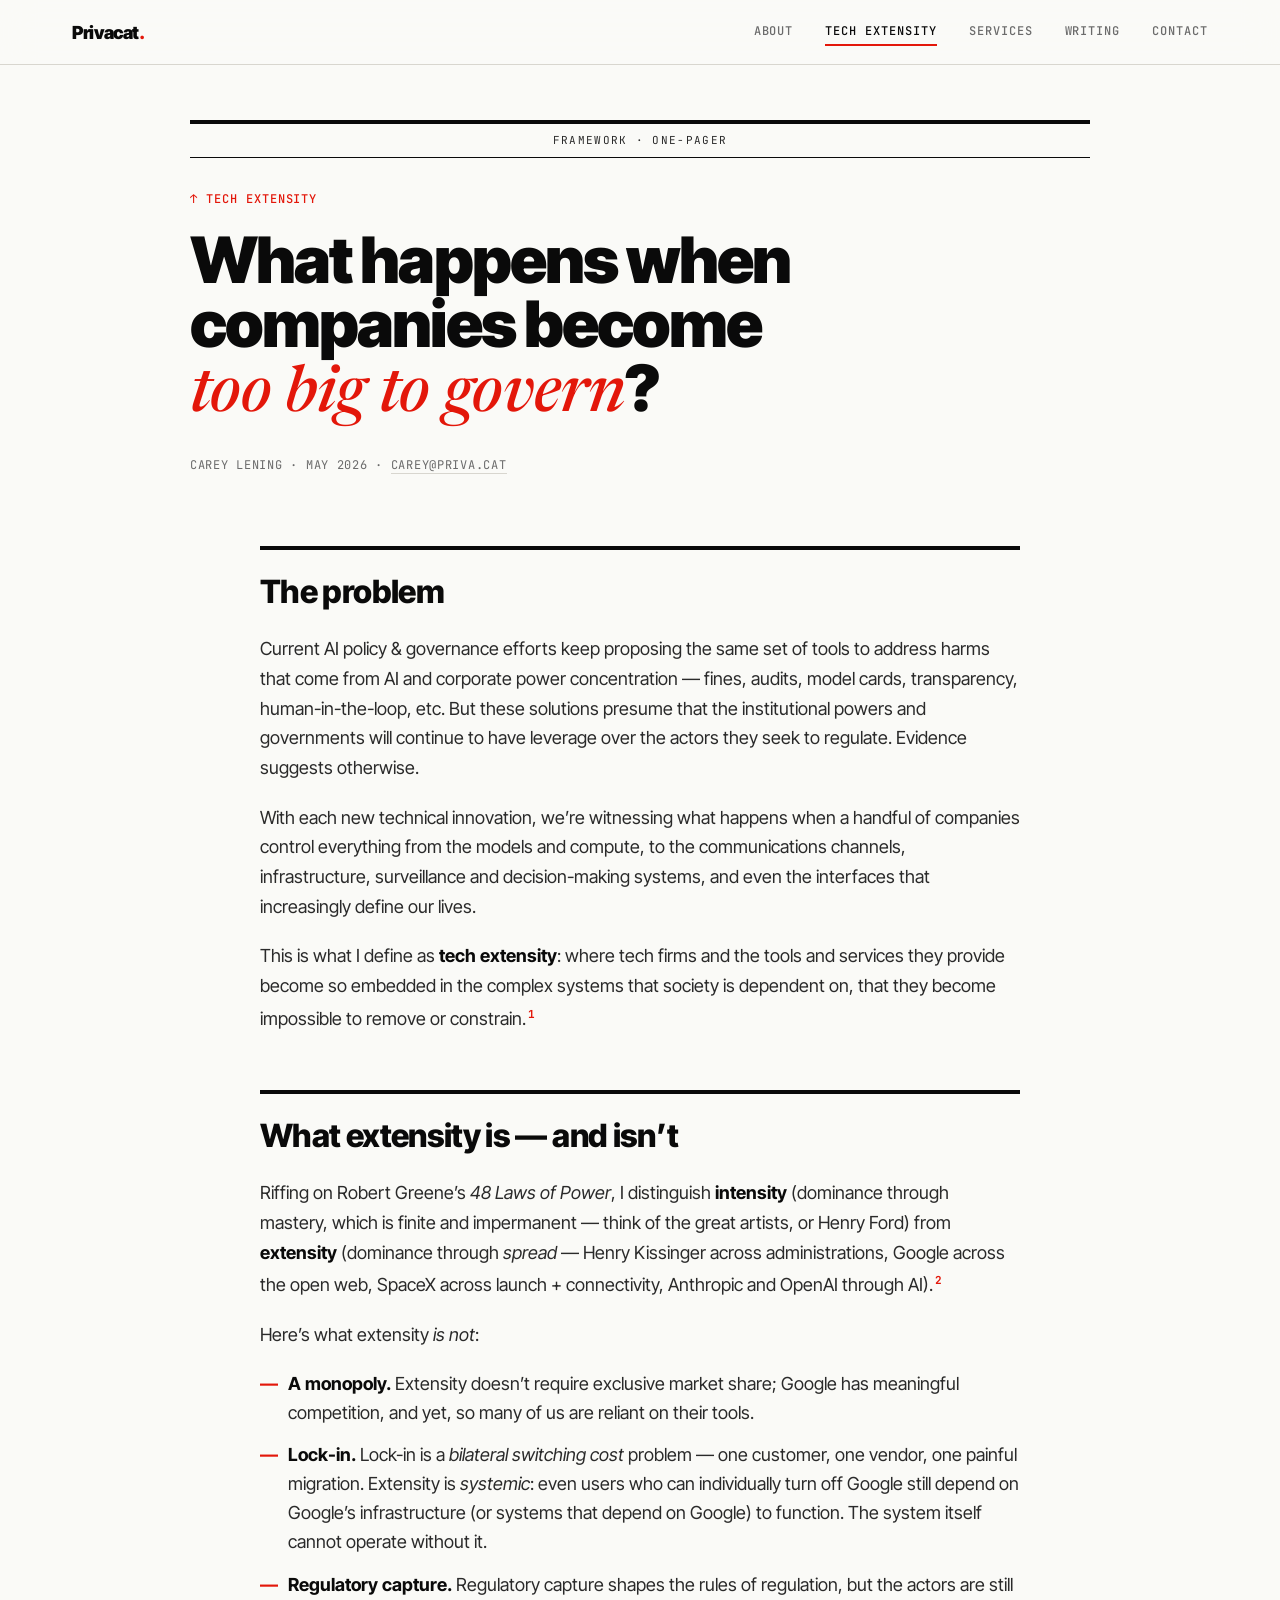
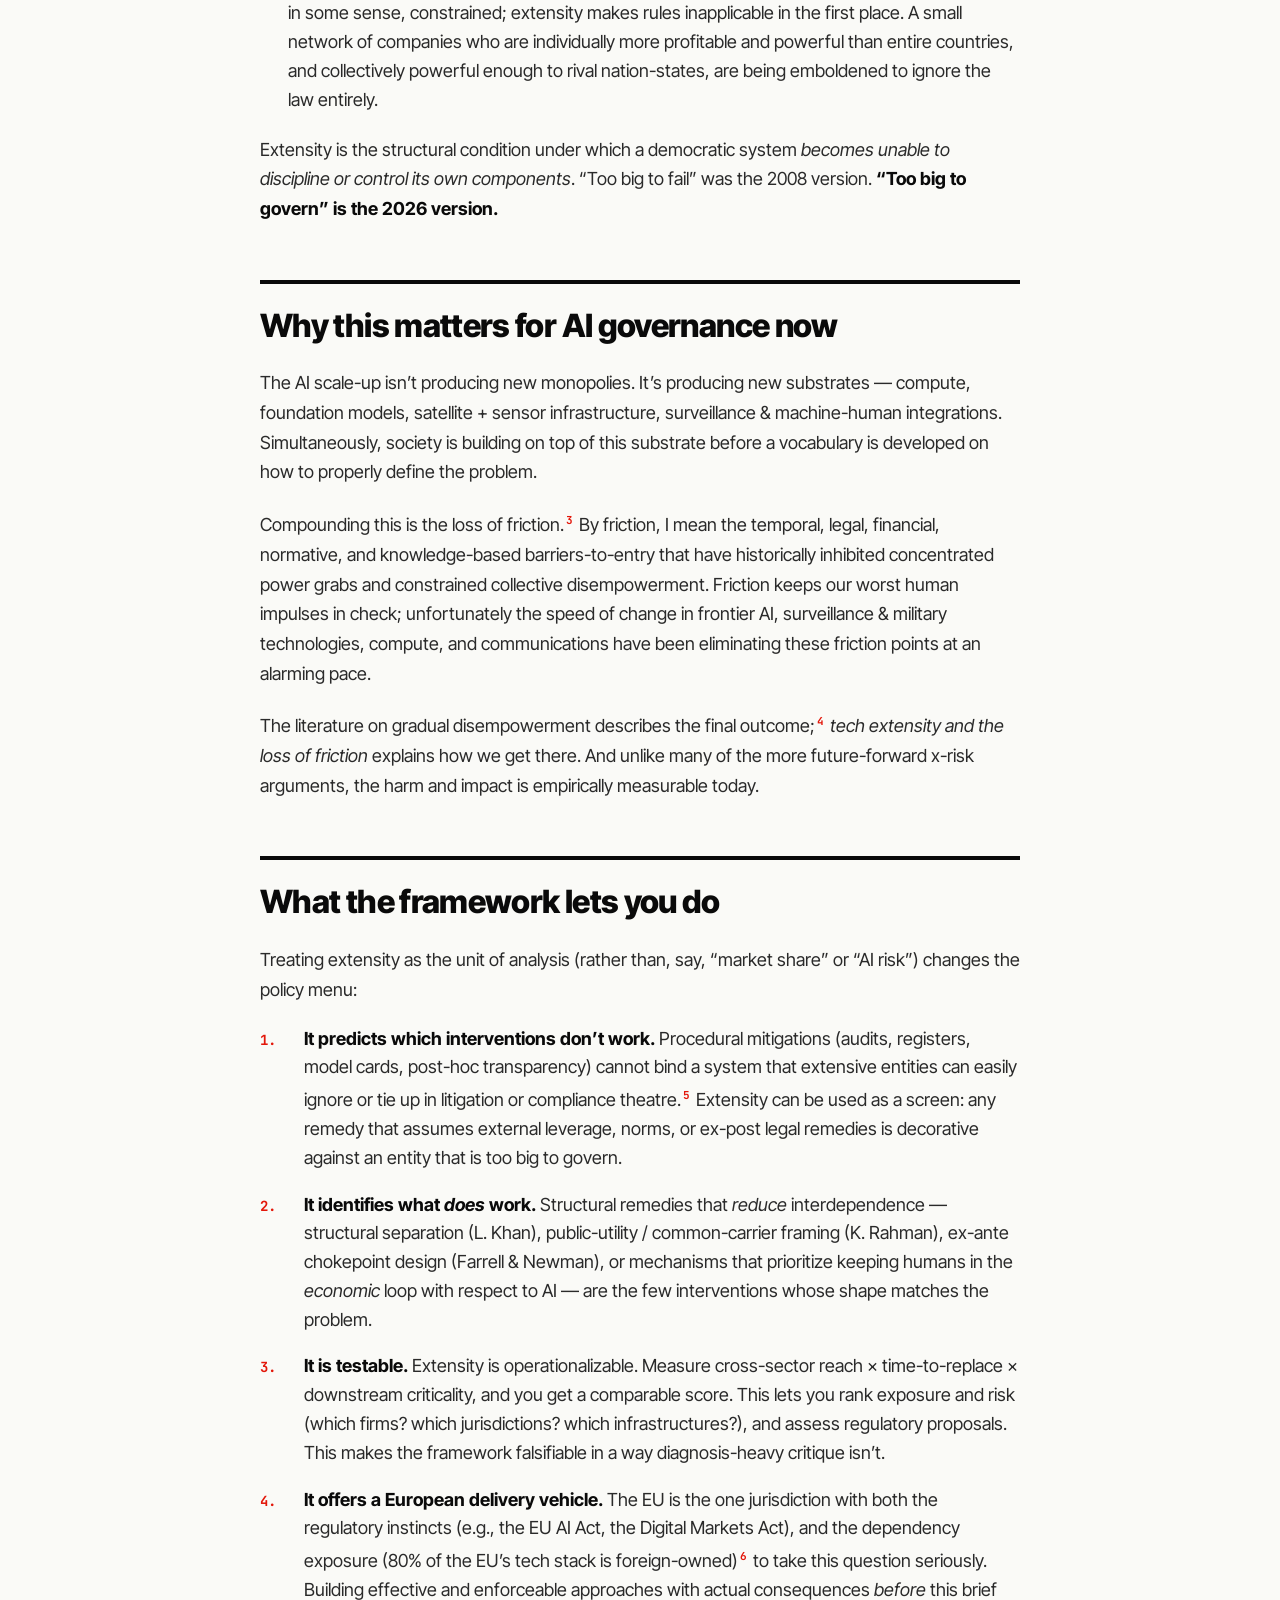
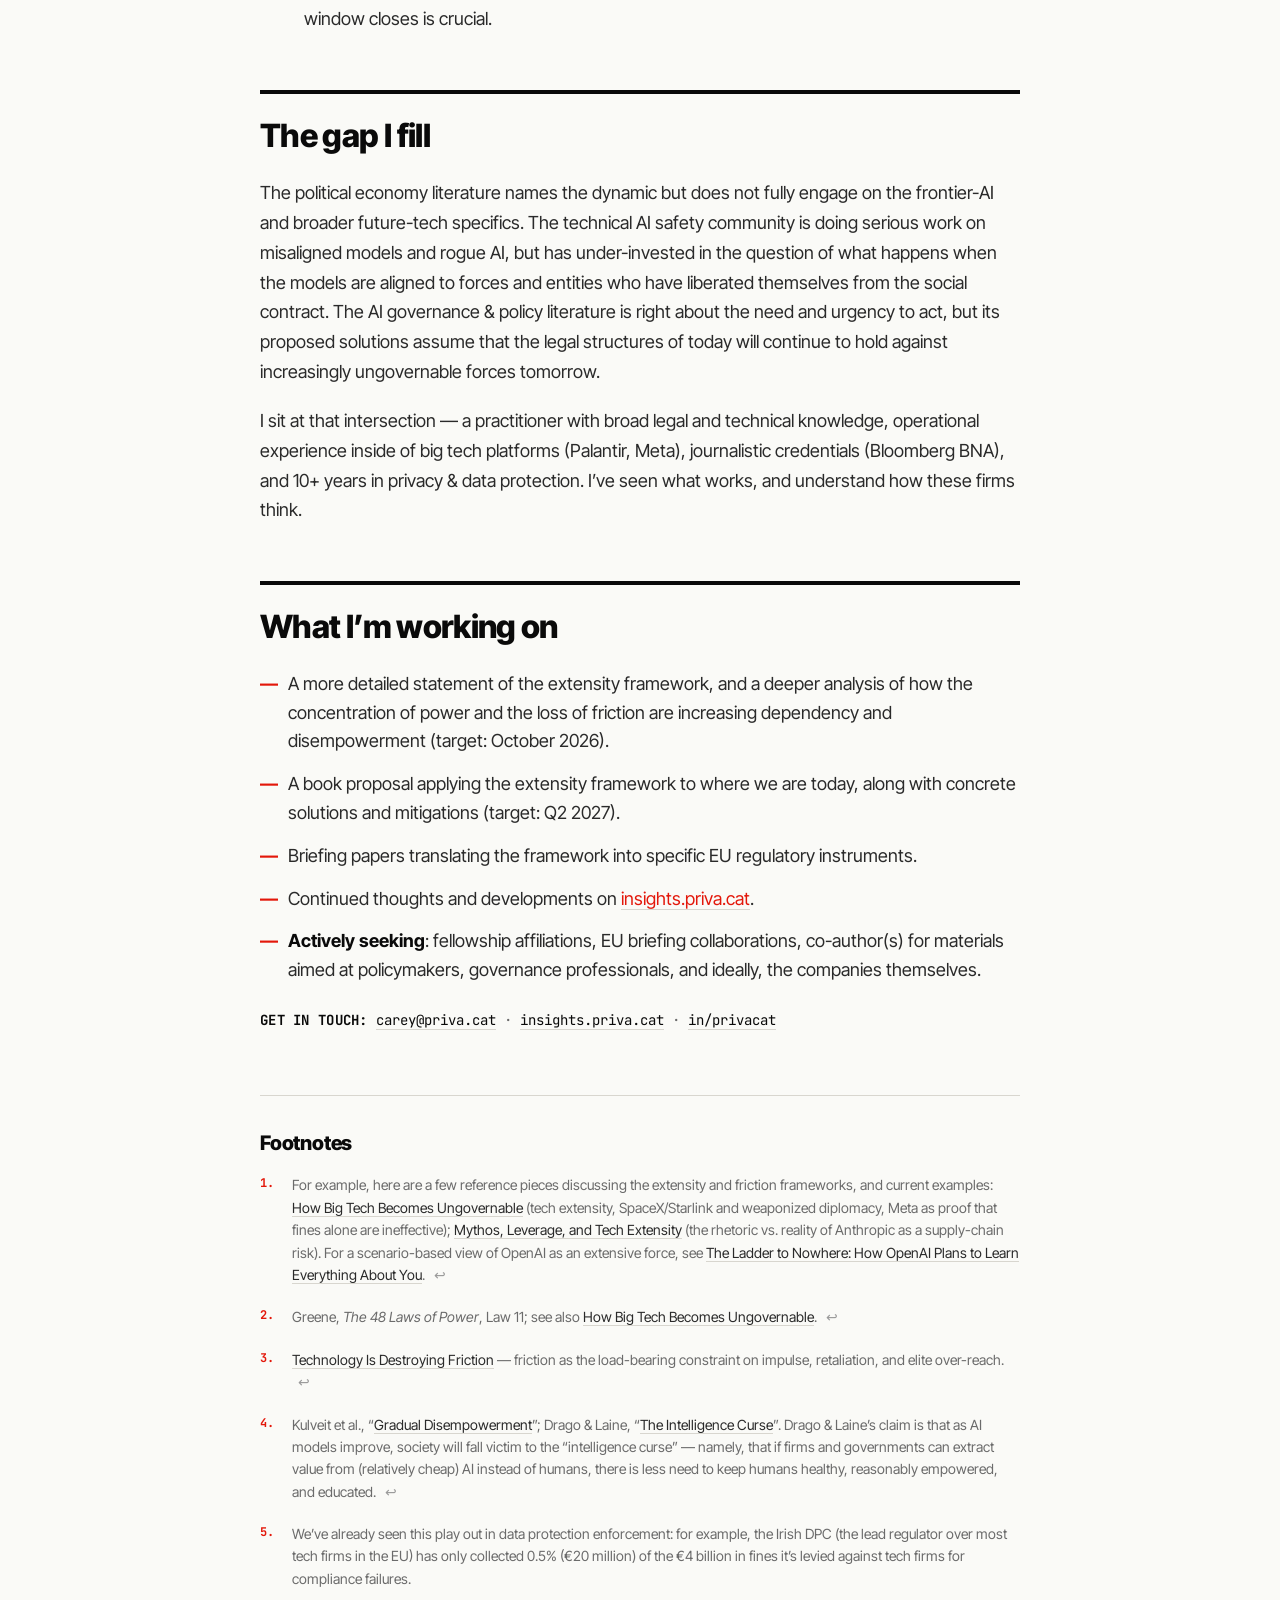
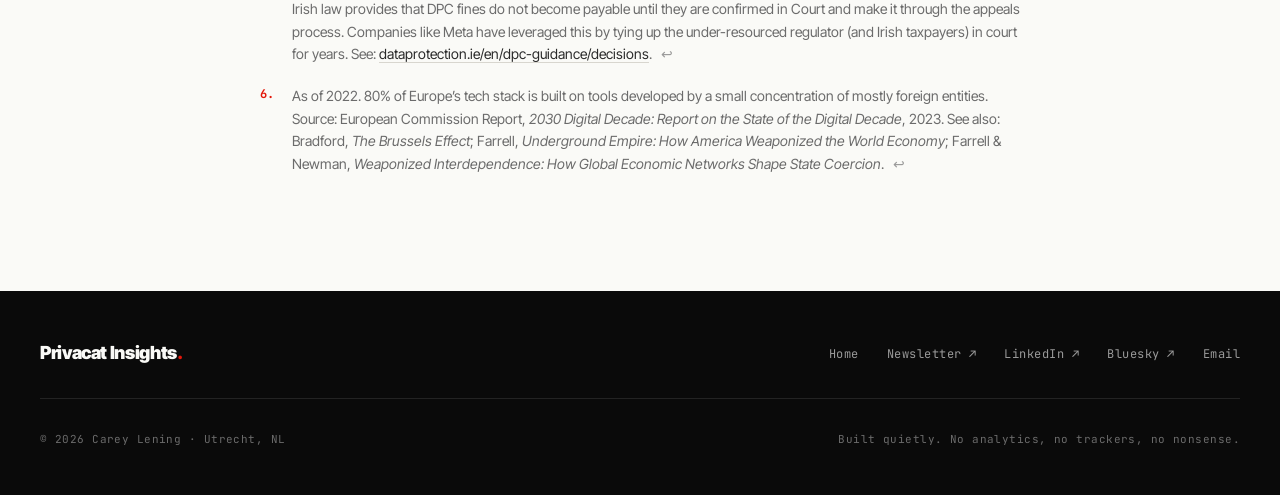
<file: tech-extensity.html>
<!doctype html>
<html lang="en">
<head>
  <meta charset="utf-8">
  <meta name="viewport" content="width=device-width, initial-scale=1.0">
  <title>Tech Extensity: What Happens When Companies Become Too Big to Govern? — Carey Lening</title>
  <meta name="description" content="A framework for what happens when tech firms become so embedded in critical systems that they're impossible to remove or constrain. One-pager by Carey Lening.">
  <link rel="stylesheet" href="styles.css">
</head>
<body>

  <!-- NAV -->
  <nav class="pc-nav">
    <div class="pc-nav-inner">
      <a href="/" class="pc-nav-logo">Privacat<span class="pc-dot">.</span></a>
      <div class="pc-nav-links">
        <a href="/#about" class="pc-nav-link">About</a>
        <a href="/#tech-extensity" class="pc-nav-link" aria-current="page">Tech Extensity</a>
        <a href="/#services" class="pc-nav-link">Services</a>
        <a href="/#writing" class="pc-nav-link">Writing</a>
        <a href="/#contact" class="pc-nav-link">Contact</a>
      </div>
    </div>
  </nav>

  <!-- ARTICLE HERO -->
  <header class="pc-article-hero">
    <div class="pc-article-hero-inner">
      <div class="pc-hero-masthead-rule">
        <span>Framework &middot; One-pager</span>
      </div>
      <span class="pc-eyebrow pc-article-eyebrow">&uarr; Tech Extensity</span>
      <h1 class="pc-article-title">
        What happens when companies become<br><em>too big to govern</em>?
      </h1>
      <p class="pc-article-byline">
        Carey Lening &middot; May 2026 &middot; <a href="mailto:carey@priva.cat">carey@priva.cat</a>
      </p>
    </div>
  </header>

  <!-- ARTICLE BODY -->
  <article class="pc-article">
    <div class="pc-article-inner">

      <!-- THE PROBLEM -->
      <section class="pc-article-section">
        <h2 class="pc-article-h2">The problem</h2>
        <div class="pc-article-prose">
          <p>
            Current AI policy &amp; governance efforts keep proposing the same set of tools to address harms
            that come from AI and corporate power concentration &mdash; fines, audits, model cards, transparency,
            human-in-the-loop, etc. But these solutions presume that the institutional powers and
            governments will continue to have leverage over the actors they seek to regulate. Evidence
            suggests otherwise.
          </p>
          <p>
            With each new technical innovation, we&rsquo;re witnessing what happens when a handful of
            companies control everything from the models and compute, to the communications channels,
            infrastructure, surveillance and decision-making systems, and even the interfaces that
            increasingly define our lives.
          </p>
          <p>
            This is what I define as <strong>tech extensity</strong>: where tech firms and the tools and
            services they provide become so embedded in the complex systems that society is dependent on,
            that they become impossible to remove or constrain.<sup class="pc-fnref" id="fnref1"><a href="#fn1">1</a></sup>
          </p>
        </div>
      </section>

      <!-- WHAT EXTENSITY IS AND ISN'T -->
      <section class="pc-article-section">
        <h2 class="pc-article-h2">What extensity is &mdash; and isn&rsquo;t</h2>
        <div class="pc-article-prose">
          <p>
            Riffing on Robert Greene&rsquo;s <em>48 Laws of Power</em>, I distinguish <strong>intensity</strong>
            (dominance through mastery, which is finite and impermanent &mdash; think of the great artists, or
            Henry Ford) from <strong>extensity</strong> (dominance through <em>spread</em> &mdash; Henry Kissinger
            across administrations, Google across the open web, SpaceX across launch + connectivity, Anthropic
            and OpenAI through AI).<sup class="pc-fnref" id="fnref2"><a href="#fn2">2</a></sup>
          </p>
          <p>Here&rsquo;s what extensity <em>is not</em>:</p>
          <ul class="pc-article-list">
            <li>
              <strong>A monopoly.</strong> Extensity doesn&rsquo;t require exclusive market share; Google has
              meaningful competition, and yet, so many of us are reliant on their tools.
            </li>
            <li>
              <strong>Lock-in.</strong> Lock-in is a <em>bilateral switching cost</em> problem &mdash; one
              customer, one vendor, one painful migration. Extensity is <em>systemic</em>: even users who
              can individually turn off Google still depend on Google&rsquo;s infrastructure (or systems that
              depend on Google) to function. The system itself cannot operate without it.
            </li>
            <li>
              <strong>Regulatory capture.</strong> Regulatory capture shapes the rules of regulation, but
              the actors are still in some sense, constrained; extensity makes rules inapplicable in the
              first place. A small network of companies who are individually more profitable and powerful
              than entire countries, and collectively powerful enough to rival nation-states, are being
              emboldened to ignore the law entirely.
            </li>
          </ul>
          <p>
            Extensity is the structural condition under which a democratic system <em>becomes unable to
            discipline or control its own components</em>. &ldquo;Too big to fail&rdquo; was the 2008 version.
            <strong>&ldquo;Too big to govern&rdquo; is the 2026 version.</strong>
          </p>
        </div>
      </section>

      <!-- WHY THIS MATTERS -->
      <section class="pc-article-section">
        <h2 class="pc-article-h2">Why this matters for AI governance now</h2>
        <div class="pc-article-prose">
          <p>
            The AI scale-up isn&rsquo;t producing new monopolies. It&rsquo;s producing new substrates &mdash;
            compute, foundation models, satellite + sensor infrastructure, surveillance &amp; machine-human
            integrations. Simultaneously, society is building on top of this substrate before a vocabulary is
            developed on how to properly define the problem.
          </p>
          <p>
            Compounding this is the loss of friction.<sup class="pc-fnref" id="fnref3"><a href="#fn3">3</a></sup>
            By friction, I mean the temporal, legal, financial, normative, and knowledge-based
            barriers-to-entry that have historically inhibited concentrated power grabs and constrained
            collective disempowerment. Friction keeps our worst human impulses in check; unfortunately the
            speed of change in frontier AI, surveillance &amp; military technologies, compute, and
            communications have been eliminating these friction points at an alarming pace.
          </p>
          <p>
            The literature on gradual disempowerment describes the final outcome;<sup class="pc-fnref" id="fnref4"><a href="#fn4">4</a></sup>
            <em>tech extensity and the loss of friction</em> explains how we get there. And unlike many of
            the more future-forward x-risk arguments, the harm and impact is empirically measurable today.
          </p>
        </div>
      </section>

      <!-- WHAT THE FRAMEWORK LETS YOU DO -->
      <section class="pc-article-section">
        <h2 class="pc-article-h2">What the framework lets you do</h2>
        <div class="pc-article-prose">
          <p>
            Treating extensity as the unit of analysis (rather than, say, &ldquo;market share&rdquo; or
            &ldquo;AI risk&rdquo;) changes the policy menu:
          </p>
          <ol class="pc-article-list pc-article-list--ordered">
            <li>
              <strong>It predicts which interventions don&rsquo;t work.</strong>
              Procedural mitigations (audits, registers, model cards, post-hoc transparency) cannot bind a
              system that extensive entities can easily ignore or tie up in litigation or compliance
              theatre.<sup class="pc-fnref" id="fnref5"><a href="#fn5">5</a></sup>
              Extensity can be used as a screen: any remedy that assumes external leverage, norms, or ex-post
              legal remedies is decorative against an entity that is too big to govern.
            </li>
            <li>
              <strong>It identifies what <em>does</em> work.</strong>
              Structural remedies that <em>reduce</em> interdependence &mdash; structural separation (L. Khan),
              public-utility / common-carrier framing (K. Rahman), ex-ante chokepoint design (Farrell &amp;
              Newman), or mechanisms that prioritize keeping humans in the <em>economic</em> loop with respect
              to AI &mdash; are the few interventions whose shape matches the problem.
            </li>
            <li>
              <strong>It is testable.</strong>
              Extensity is operationalizable. Measure cross-sector reach &times; time-to-replace &times;
              downstream criticality, and you get a comparable score. This lets you rank exposure and risk
              (which firms? which jurisdictions? which infrastructures?), and assess regulatory proposals.
              This makes the framework falsifiable in a way diagnosis-heavy critique isn&rsquo;t.
            </li>
            <li>
              <strong>It offers a European delivery vehicle.</strong>
              The EU is the one jurisdiction with both the regulatory instincts (e.g., the EU AI Act, the
              Digital Markets Act), and the dependency exposure (80% of the EU&rsquo;s tech stack is
              foreign-owned)<sup class="pc-fnref" id="fnref6"><a href="#fn6">6</a></sup> to take this question
              seriously. Building effective and enforceable approaches with actual consequences <em>before</em>
              this brief window closes is crucial.
            </li>
          </ol>
        </div>
      </section>

      <!-- THE GAP -->
      <section class="pc-article-section">
        <h2 class="pc-article-h2">The gap I fill</h2>
        <div class="pc-article-prose">
          <p>
            The political economy literature names the dynamic but does not fully engage on the frontier-AI
            and broader future-tech specifics. The technical AI safety community is doing serious work on
            misaligned models and rogue AI, but has under-invested in the question of what happens when the
            models are aligned to forces and entities who have liberated themselves from the social contract.
            The AI governance &amp; policy literature is right about the need and urgency to act, but its
            proposed solutions assume that the legal structures of today will continue to hold against
            increasingly ungovernable forces tomorrow.
          </p>
          <p>
            I sit at that intersection &mdash; a practitioner with broad legal and technical knowledge,
            operational experience inside of big tech platforms (Palantir, Meta), journalistic credentials
            (Bloomberg BNA), and 10+ years in privacy &amp; data protection. I&rsquo;ve seen what works, and
            understand how these firms think.
          </p>
        </div>
      </section>

      <!-- WHAT I'M WORKING ON -->
      <section class="pc-article-section">
        <h2 class="pc-article-h2">What I&rsquo;m working on</h2>
        <div class="pc-article-prose">
          <ul class="pc-article-list">
            <li>
              A more detailed statement of the extensity framework, and a deeper analysis of how the
              concentration of power and the loss of friction are increasing dependency and disempowerment
              (target: October 2026).
            </li>
            <li>
              A book proposal applying the extensity framework to where we are today, along with concrete
              solutions and mitigations (target: Q2 2027).
            </li>
            <li>
              Briefing papers translating the framework into specific EU regulatory instruments.
            </li>
            <li>
              Continued thoughts and developments on
              <a href="https://insights.priva.cat" target="_blank" rel="noopener">insights.priva.cat</a>.
            </li>
            <li>
              <strong>Actively seeking</strong>: fellowship affiliations, EU briefing collaborations,
              co-author(s) for materials aimed at policymakers, governance professionals, and ideally, the
              companies themselves.
            </li>
          </ul>
          <p class="pc-article-contact">
            <strong>Get in touch:</strong>
            <a href="mailto:carey@priva.cat">carey@priva.cat</a> &middot;
            <a href="https://insights.priva.cat" target="_blank" rel="noopener">insights.priva.cat</a> &middot;
            <a href="https://www.linkedin.com/in/privacat/" target="_blank" rel="noopener">in/privacat</a>
          </p>
        </div>
      </section>

     
      <!-- FOOTNOTES -->
      <section class="pc-article-footnotes" aria-label="Footnotes">
        <h3 class="pc-article-h3">Footnotes</h3>
        <ol class="pc-footnote-list">
          <li id="fn1">
            <p>
              For example, here are a few reference pieces discussing the extensity and friction frameworks,
              and current examples:
              <a href="https://insights.priva.cat/p/how-big-tech-becomes-ungovernable" target="_blank" rel="noopener">How Big Tech Becomes Ungovernable</a>
              (tech extensity, SpaceX/Starlink and weaponized diplomacy, Meta as proof that fines alone are
              ineffective);
              <a href="https://insights.priva.cat/p/mythos-leverage-and-tech-extensity" target="_blank" rel="noopener">Mythos, Leverage, and Tech Extensity</a>
              (the rhetoric vs. reality of Anthropic as a supply-chain risk). For a scenario-based view of
              OpenAI as an extensive force, see
              <a href="https://insights.priva.cat/p/the-ladder-to-nowhere-how-openai" target="_blank" rel="noopener">The Ladder to Nowhere: How OpenAI Plans to Learn Everything About You</a>.
              <a href="#fnref1" class="pc-fnback" aria-label="Back to text">&#x21a9;</a>
            </p>
          </li>
          <li id="fn2">
            <p>
              Greene, <em>The 48 Laws of Power</em>, Law 11; see also
              <a href="https://insights.priva.cat/p/how-big-tech-becomes-ungovernable" target="_blank" rel="noopener">How Big Tech Becomes Ungovernable</a>.
              <a href="#fnref2" class="pc-fnback" aria-label="Back to text">&#x21a9;</a>
            </p>
          </li>
          <li id="fn3">
            <p>
              <a href="https://insights.priva.cat/p/technology-is-destroying-friction" target="_blank" rel="noopener">Technology Is Destroying Friction</a>
              &mdash; friction as the load-bearing constraint on impulse, retaliation, and elite over-reach.
              <a href="#fnref3" class="pc-fnback" aria-label="Back to text">&#x21a9;</a>
            </p>
          </li>
          <li id="fn4">
            <p>
              Kulveit et al., &ldquo;<a href="https://arxiv.org/abs/2501.16946" target="_blank" rel="noopener">Gradual Disempowerment</a>&rdquo;;
              Drago &amp; Laine, &ldquo;<a href="https://intelligence-curse.ai/" target="_blank" rel="noopener">The Intelligence Curse</a>&rdquo;.
              Drago &amp; Laine&rsquo;s claim is that as AI models improve, society will fall victim to the
              &ldquo;intelligence curse&rdquo; &mdash; namely, that if firms and governments can extract value
              from (relatively cheap) AI instead of humans, there is less need to keep humans healthy,
              reasonably empowered, and educated.
              <a href="#fnref4" class="pc-fnback" aria-label="Back to text">&#x21a9;</a>
            </p>
          </li>
          <li id="fn5">
            <p>
              We&rsquo;ve already seen this play out in data protection enforcement: for example, the Irish
              DPC (the lead regulator over most tech firms in the EU) has only collected 0.5% (&euro;20 million)
              of the &euro;4 billion in fines it&rsquo;s levied against tech firms for compliance failures.
            </p>
            <p>
              Irish law provides that DPC fines do not become payable until they are confirmed in Court and
              make it through the appeals process. Companies like Meta have leveraged this by tying up the
              under-resourced regulator (and Irish taxpayers) in court for years. See:
              <a href="https://dataprotection.ie/en/dpc-guidance/decisions" target="_blank" rel="noopener">dataprotection.ie/en/dpc-guidance/decisions</a>.
              <a href="#fnref5" class="pc-fnback" aria-label="Back to text">&#x21a9;</a>
            </p>
          </li>
          <li id="fn6">
            <p>
              As of 2022. 80% of Europe&rsquo;s tech stack is built on tools developed by a small concentration
              of mostly foreign entities. Source: European Commission Report, <em>2030 Digital Decade: Report
              on the State of the Digital Decade</em>, 2023. See also: Bradford, <em>The Brussels Effect</em>;
              Farrell, <em>Underground Empire: How America Weaponized the World Economy</em>; Farrell &amp;
              Newman, <em>Weaponized Interdependence: How Global Economic Networks Shape State Coercion</em>.
              <a href="#fnref6" class="pc-fnback" aria-label="Back to text">&#x21a9;</a>
            </p>
          </li>
        </ol>
      </section>

    </div>
  </article>

  <!-- FOOTER -->
  <footer class="pc-footer">
    <div class="pc-footer-inner">
      <div class="pc-footer-row">
        <span class="pc-footer-mark">Privacat Insights<span class="pc-dot">.</span></span>
        <ul class="pc-footer-links">
          <li><a href="/">Home</a></li>
          <li><a href="https://insights.priva.cat" target="_blank" rel="noopener">Newsletter &nearr;</a></li>
          <li><a href="https://www.linkedin.com/in/privacat/" target="_blank" rel="noopener">LinkedIn &nearr;</a></li>
          <li><a href="https://bsky.app/profile/priva.cat" target="_blank" rel="noopener">Bluesky &nearr;</a></li>
          <li><a href="mailto:carey@priva.cat">Email</a></li>
        </ul>
      </div>
      <div class="pc-footer-rule"></div>
      <div class="pc-footer-bottom">
        <span class="pc-footer-copy">&copy; 2026 Carey Lening &middot; Utrecht, NL</span>
        <span class="pc-footer-meta">Built quietly. No analytics, no trackers, no nonsense.</span>
      </div>
    </div>
  </footer>

</body>
</html>
</file>
<file: styles.css>
/* =============================================================
   PRIVACAT INSIGHTS — Complete Static Stylesheet
   Combines: colors_and_type.css + ui_kit styles + site styles
   ============================================================= */

/* ---- FONTS ---- */
@import url('https://fonts.googleapis.com/css2?family=Inter+Tight:wght@400;500;600;700;800;900&family=JetBrains+Mono:wght@400;500;700&family=Newsreader:ital,wght@0,400;0,500;1,400&display=swap');

:root {
  /* Color */
  --pc-white:        #ffffff;
  --pc-paper:        #fafaf7;
  --pc-paper-dim:    #f1f0eb;
  --pc-ink:          #0a0a0a;
  --pc-ink-soft:     #2a2a2a;
  --pc-ash:          #6b6b6b;
  --pc-ash-light:    #9a9a9a;
  --pc-rule:         #1a1a1a;
  --pc-line:         #d8d6cf;
  --pc-blue:         #2a4a8c;
  --pc-blue-deep:    #1a3060;
  --pc-red:          #e3170a;
  --pc-red-deep:     #b51209;
  --pc-cream:        #f5e9d0;

  /* Type */
  --pc-font-sans:    'Inter Tight', -apple-system, 'Segoe UI', Helvetica, Arial, sans-serif;
  --pc-font-mono:    'JetBrains Mono', 'SF Mono', Menlo, Consolas, monospace;
  --pc-font-serif:   'Newsreader', Georgia, 'Times New Roman', serif;

  /* Site accent */
  --site-accent:      var(--pc-red);
  --site-accent-deep: var(--pc-red-deep);
  --site-radius:      4px;

  /* Motion */
  --pc-ease: cubic-bezier(0.2, 0, 0, 1);
}

/* =============================================================
   RESET + BASE
   ============================================================= */
*, *::before, *::after { box-sizing: border-box; margin: 0; padding: 0; }

html { scroll-behavior: smooth; }

body {
  font-family: var(--pc-font-sans);
  font-size: 16px;
  line-height: 1.5;
  color: var(--pc-ink);
  background: var(--pc-paper);
  -webkit-font-smoothing: antialiased;
  -moz-osx-font-smoothing: grayscale;
}

a { color: inherit; text-decoration: none; }
img { max-width: 100%; display: block; }
ul { list-style: none; }

/* =============================================================
   NAV
   ============================================================= */
.pc-nav {
  position: fixed;
  top: 0; left: 0; right: 0;
  z-index: 100;
  background: rgba(250,250,247,0.88);
  backdrop-filter: blur(16px);
  -webkit-backdrop-filter: blur(16px);
  border-bottom: 1px solid var(--pc-line);
}
.pc-nav-inner {
  max-width: 1200px;
  margin: 0 auto;
  padding: 0 32px;
  height: 64px;
  display: flex;
  align-items: center;
  justify-content: space-between;
}
.pc-nav-logo {
  font-family: var(--pc-font-sans);
  font-size: 18px;
  font-weight: 900;
  letter-spacing: -0.02em;
  color: var(--pc-ink);
}
.pc-nav-logo .pc-dot { color: var(--site-accent); }
.pc-nav-links { display: flex; gap: 32px; }
.pc-nav-link {
  font-family: var(--pc-font-mono);
  font-size: 12px;
  font-weight: 500;
  letter-spacing: 0.08em;
  text-transform: uppercase;
  color: var(--pc-ash);
  padding: 4px 0;
  border-bottom: 2px solid transparent;
  transition: color 120ms var(--pc-ease), border-color 120ms var(--pc-ease);
}
.pc-nav-link:hover {
  color: var(--pc-ink);
  border-bottom-color: var(--pc-ink);
}

/* =============================================================
   BUTTONS
   ============================================================= */
.pc-btn {
  display: inline-block;
  font-family: var(--pc-font-sans);
  font-size: 14px;
  font-weight: 600;
  letter-spacing: -0.005em;
  padding: 14px 28px;
  border: 1.5px solid var(--pc-ink);
  border-radius: var(--site-radius);
  cursor: pointer;
  transition: transform 140ms var(--pc-ease), box-shadow 140ms var(--pc-ease), background 120ms var(--pc-ease);
}
.pc-btn-primary {
  background: var(--pc-ink);
  color: var(--pc-paper);
  box-shadow: 4px 4px 0 0 var(--site-accent);
}
.pc-btn-primary:hover {
  transform: translate(-1px, -1px);
  box-shadow: 5px 5px 0 0 var(--site-accent);
}

/* =============================================================
   HERO — Editorial masthead
   ============================================================= */
.pc-hero {
  padding: 160px 32px 96px;
}
.pc-hero--editorial {
  background: var(--pc-paper);
  color: var(--pc-ink);
  min-height: auto;
  padding-top: 140px;
  padding-bottom: 0;
}
.pc-hero--editorial .pc-hero-inner {
  max-width: 1200px;
  margin: 0 auto;
  text-align: center;
  display: flex;
  flex-direction: column;
  align-items: center;
}
.pc-hero-masthead-rule {
  width: 100%;
  border-top: 4px solid var(--pc-ink);
  border-bottom: 1px solid var(--pc-ink);
  padding: 8px 0;
  margin-bottom: 32px;
  display: flex;
  justify-content: center;
  align-items: center;
  font-family: var(--pc-font-mono);
  font-size: 11px;
  letter-spacing: 0.12em;
  text-transform: uppercase;
  color: var(--pc-ink-soft);
}
.pc-hero-masthead-rule span:nth-child(2) {
  color: var(--site-accent);
  font-weight: 700;
}
.pc-hero-eyebrow {
  font-family: var(--pc-font-sans);
  font-size: clamp(18px, 3vw, 28px);
  font-weight: 800;
  letter-spacing: 0.04em;
  text-transform: uppercase;
  color: var(--pc-ink);
  margin-bottom: 24px;
}
.pc-hero-title {
  font-family: var(--pc-font-sans);
  color: var(--pc-ink);
  font-size: clamp(40px, 8vw, 96px);
  font-weight: 900;
  line-height: 0.92;
  letter-spacing: -0.035em;
  text-align: center;
  max-width: 1100px;
}
.pc-hero-title em {
  font-family: var(--pc-font-serif);
  font-style: italic;
  font-weight: 500;
  color: var(--site-accent);
}
.pc-hero-tagline {
  color: var(--pc-ink-soft);
  font-size: 22px;
  line-height: 1.5;
  text-align: center;
  max-width: 680px;
  margin-top: 32px;
  margin-bottom: 40px;
}
.pc-hero-actions {
  display: flex;
  align-items: center;
  gap: 24px;
  justify-content: center;
}
.pc-hero-scroll {
  font-family: var(--pc-font-mono);
  font-size: 12px;
  letter-spacing: 0.06em;
  color: var(--pc-ash);
  transition: color 120ms var(--pc-ease);
}
.pc-hero-scroll:hover { color: var(--pc-ink); }

/* Edge strip */
.pc-edge-strip {
  background: var(--pc-ink);
  color: var(--pc-paper);
  padding: 24px 32px;
  display: flex;
  gap: 48px;
  align-items: center;
  justify-content: center;
  flex-wrap: wrap;
  font-family: var(--pc-font-mono);
  font-size: 12px;
  letter-spacing: 0.08em;
  text-transform: uppercase;
  border-top: 4px solid var(--site-accent);
}
.pc-edge-strip span { color: var(--pc-ash-light); }
.pc-edge-strip strong { color: var(--pc-paper); font-weight: 600; }

/* =============================================================
   SECTIONS (shared)
   ============================================================= */
.pc-section {
  padding: 120px 32px;
}
.pc-section-inner {
  max-width: 1200px;
  margin: 0 auto;
}
.pc-section-title {
  font-family: var(--pc-font-sans);
  font-size: clamp(36px, 5vw, 48px);
  font-weight: 900;
  line-height: 1.1;
  letter-spacing: -0.025em;
  color: var(--pc-ink);
  margin-top: 16px;
  margin-bottom: 48px;
}
.pc-section-title .pc-dot { color: var(--site-accent); }
.pc-eyebrow {
  font-family: var(--pc-font-mono);
  font-size: 12px;
  font-weight: 500;
  letter-spacing: 0.08em;
  text-transform: uppercase;
  color: var(--site-accent);
}

/* =============================================================
   PULLQUOTE
   ============================================================= */
.pc-pullquote {
  font-family: var(--pc-font-serif);
  font-style: italic;
  font-size: clamp(22px, 3vw, 30px);
  line-height: 1.4;
  color: var(--pc-ink);
  letter-spacing: -0.01em;
  max-width: 900px;
  margin: 16px 0 48px;
  padding-left: 24px;
  border-left: 4px solid var(--site-accent);
}
.pc-pullquote .pc-dot { color: var(--site-accent); }

/* =============================================================
   ABOUT
   ============================================================= */
.pc-about { background: var(--pc-paper-dim); }
.pc-about-grid {
  display: grid;
  grid-template-columns: 1.4fr 1fr;
  gap: 80px;
  align-items: start;
}
.pc-about-text p {
  font-size: 18px;
  line-height: 1.65;
  color: var(--pc-ink-soft);
  margin-bottom: 20px;
}
.pc-about-text p:last-child { margin-bottom: 0; }
.pc-about-stats {
  display: flex;
  flex-direction: column;
  gap: 0;
  border-top: 4px solid var(--pc-ink);
}
.pc-stat {
  padding: 24px 0;
  border-bottom: 1px solid var(--pc-line);
  display: flex;
  flex-direction: column;
  gap: 4px;
}
.pc-stat-num {
  font-family: var(--pc-font-sans);
  font-size: 36px;
  font-weight: 900;
  letter-spacing: -0.02em;
  color: var(--pc-ink);
}
.pc-stat-label {
  font-family: var(--pc-font-mono);
  font-size: 11px;
  letter-spacing: 0.06em;
  text-transform: uppercase;
  color: var(--pc-ash);
}

/* =============================================================
   TECH EXTENSITY
   ============================================================= */
.pc-extensity { background: var(--pc-paper); }
.pc-extensity .pc-about-text { max-width: 800px; }

/* =============================================================
   SERVICES
   ============================================================= */
.pc-services { background: var(--pc-paper-dim); }
.pc-services-grid {
  display: grid;
  grid-template-columns: repeat(3, 1fr);
  gap: 32px;
}
.pc-service {
  background: var(--pc-paper-dim);
  border: 1px solid var(--pc-line);
  border-radius: var(--site-radius);
  padding: 40px 32px;
  transition: transform 140ms var(--pc-ease), box-shadow 140ms var(--pc-ease);
}
.pc-service:hover {
  transform: translate(-2px, -2px);
  box-shadow: 4px 4px 0 0 var(--site-accent);
}
.pc-service h3 {
  font-family: var(--pc-font-sans);
  font-size: 22px;
  font-weight: 700;
  letter-spacing: -0.01em;
  color: var(--pc-ink);
  margin-bottom: 16px;
}
.pc-service p {
  font-size: 16px;
  line-height: 1.6;
  color: var(--pc-ink-soft);
}

/* =============================================================
   WRITING / NEWSLETTER
   ============================================================= */
.pc-writing {
  background: var(--pc-ink);
  color: var(--pc-paper);
}
.pc-writing .pc-eyebrow { color: var(--site-accent); }
.pc-writing .pc-section-title { color: var(--pc-paper); }
.pc-writing .pc-section-title .pc-dot { color: var(--site-accent); }
.pc-writing-desc {
  font-size: 20px;
  line-height: 1.6;
  color: var(--pc-ash-light);
  max-width: 680px;
  margin-bottom: 32px;
}
.pc-writing-topics {
  display: flex;
  flex-wrap: wrap;
  gap: 10px;
  margin-bottom: 40px;
}
.pc-topic-tag {
  font-family: var(--pc-font-mono);
  font-size: 11px;
  font-weight: 500;
  letter-spacing: 0.04em;
  text-transform: uppercase;
  padding: 8px 16px;
  border: 1px solid rgba(250,250,247,0.2);
  border-radius: var(--site-radius);
  color: var(--pc-ash-light);
  transition: border-color 120ms var(--pc-ease), color 120ms var(--pc-ease);
}
.pc-topic-tag:hover {
  border-color: var(--site-accent);
  color: var(--pc-paper);
}
/* Dispatches list (inside dark writing section) */
.pc-writing-subhead {
  font-family: var(--pc-font-mono);
  font-size: 11px;
  font-weight: 500;
  letter-spacing: 0.14em;
  text-transform: uppercase;
  color: var(--pc-ash-light);
  margin-bottom: 0;
}
.pc-writing-dispatches {
  margin-bottom: 32px;
}
.pc-writing-essay {
  display: flex;
  justify-content: space-between;
  align-items: baseline;
  gap: 20px;
  padding: 16px 0;
  border-bottom: 1px solid rgba(250,250,247,0.12);
  transition: padding 140ms var(--pc-ease);
}
.pc-writing-essay:first-child {
  border-top: 1px solid rgba(250,250,247,0.12);
}
.pc-writing-essay:hover { padding-left: 8px; }
.pc-writing-essay:hover .pc-writing-essay-title { color: var(--site-accent); }
.pc-writing-essay-title {
  font-size: 18px;
  font-weight: 700;
  letter-spacing: -0.015em;
  line-height: 1.25;
  color: var(--pc-paper);
  transition: color 140ms var(--pc-ease);
}
.pc-writing-essay-date {
  font-family: var(--pc-font-mono);
  font-size: 11px;
  letter-spacing: 0.06em;
  color: var(--pc-ash-light);
  white-space: nowrap;
}

.pc-writing .pc-btn-primary {
  background: var(--pc-paper);
  color: var(--pc-ink);
  border-color: var(--pc-paper);
  box-shadow: 4px 4px 0 0 var(--site-accent);
}
.pc-writing .pc-btn-primary:hover {
  transform: translate(-1px, -1px);
  box-shadow: 5px 5px 0 0 var(--site-accent);
}

/* =============================================================
   CONTACT
   ============================================================= */
.pc-contact { background: var(--pc-paper); }
.pc-contact-desc {
  font-size: 18px;
  line-height: 1.6;
  color: var(--pc-ink-soft);
  max-width: 600px;
  margin-bottom: 40px;
}
.pc-contact-links {
  display: grid;
  grid-template-columns: repeat(3, 1fr);
  gap: 24px;
}
.pc-contact-card {
  display: flex;
  flex-direction: column;
  gap: 8px;
  padding: 32px;
  border: 1.5px solid var(--pc-ink);
  border-radius: var(--site-radius);
  box-shadow: 4px 4px 0 0 var(--pc-line);
  transition: transform 140ms var(--pc-ease), box-shadow 140ms var(--pc-ease);
}
.pc-contact-card:hover {
  transform: translate(-2px, -2px);
  box-shadow: 6px 6px 0 0 var(--site-accent);
}
.pc-contact-label {
  font-family: var(--pc-font-mono);
  font-size: 11px;
  font-weight: 500;
  letter-spacing: 0.1em;
  text-transform: uppercase;
  color: var(--pc-ash);
}
.pc-contact-value {
  font-size: 18px;
  font-weight: 700;
  letter-spacing: -0.01em;
  color: var(--pc-ink);
}

/* =============================================================
   PRESS STRIP
   ============================================================= */
.pc-press {
  background: var(--pc-paper-dim);
  padding: 56px 32px;
  border-top: 1px solid var(--pc-line);
  border-bottom: 1px solid var(--pc-line);
}
.pc-press-inner {
  max-width: 1200px;
  margin: 0 auto;
  display: flex;
  flex-direction: column;
  gap: 24px;
}
.pc-press-label {
  font-family: var(--pc-font-mono);
  font-size: 11px;
  letter-spacing: 0.14em;
  color: var(--pc-ash);
  text-transform: uppercase;
}
.pc-press-row {
  display: flex;
  gap: 56px;
  flex-wrap: wrap;
  align-items: center;
}
.pc-press-mark {
  font-family: var(--pc-font-serif);
  font-style: italic;
  font-weight: 500;
  font-size: 24px;
  color: var(--pc-ink);
  letter-spacing: -0.01em;
  opacity: 0.55;
  transition: opacity 140ms var(--pc-ease);
  cursor: default;
}
.pc-press-mark:hover { opacity: 1; }
.pc-press-mark--bold {
  font-family: var(--pc-font-sans);
  font-style: normal;
  font-weight: 900;
  letter-spacing: -0.025em;
  text-transform: uppercase;
  font-size: 18px;
}
.pc-press-mark--mono {
  font-family: var(--pc-font-mono);
  font-style: normal;
  font-weight: 500;
  font-size: 16px;
  text-transform: uppercase;
  letter-spacing: 0.04em;
}

/* =============================================================
   FOOTER — Subscribe + Latest Essays
   ============================================================= */
.pc-foot-extras {
  background: var(--pc-paper);
  border-top: 1px solid var(--pc-line);
  padding: 80px 32px;
}
.pc-foot-extras-inner {
  max-width: 1200px;
  margin: 0 auto;
  display: grid;
  grid-template-columns: 1.1fr 1fr;
  gap: 80px;
  align-items: start;
}
.pc-foot-subscribe {
  display: flex;
  flex-direction: column;
  gap: 16px;
}
.pc-foot-subscribe h3 {
  font-family: var(--pc-font-sans);
  font-size: 36px;
  font-weight: 900;
  letter-spacing: -0.025em;
  line-height: 1;
  color: var(--pc-ink);
}
.pc-foot-subscribe h3 .pc-dot { color: var(--site-accent); }
.pc-foot-subscribe p {
  font-size: 16px;
  line-height: 1.55;
  color: var(--pc-ink-soft);
  max-width: 460px;
}
.pc-foot-subscribe .pc-btn-primary { align-self: flex-start; }
.pc-foot-fineprint {
  font-family: var(--pc-font-mono);
  font-size: 11px;
  letter-spacing: 0.06em;
  color: var(--pc-ash);
  margin-top: 4px;
}
.pc-foot-essays {
  display: flex;
  flex-direction: column;
  gap: 0;
}
.pc-foot-essays-label {
  font-family: var(--pc-font-mono);
  font-size: 11px;
  letter-spacing: 0.14em;
  color: var(--pc-ash);
  text-transform: uppercase;
  border-bottom: 4px solid var(--pc-ink);
  padding-bottom: 12px;
  margin-bottom: 8px;
  display: flex;
  justify-content: space-between;
  align-items: baseline;
}
.pc-foot-essays-label a {
  font-size: 11px;
  color: var(--site-accent);
  letter-spacing: 0.08em;
  text-decoration: underline;
  text-underline-offset: 3px;
}
.pc-foot-essay {
  display: grid;
  grid-template-columns: 64px 1fr auto;
  gap: 20px;
  align-items: baseline;
  padding: 20px 0;
  border-bottom: 1px solid var(--pc-line);
  text-decoration: none;
  transition: padding 140ms var(--pc-ease);
}
.pc-foot-essay:hover { padding-left: 8px; }
.pc-foot-essay:hover .pc-foot-essay-title { color: var(--site-accent); }
.pc-foot-essay-num {
  font-family: var(--pc-font-mono);
  font-size: 11px;
  letter-spacing: 0.08em;
  color: var(--pc-ash);
}
.pc-foot-essay-title {
  font-size: 18px;
  font-weight: 700;
  letter-spacing: -0.015em;
  line-height: 1.25;
  color: var(--pc-ink);
  transition: color 140ms var(--pc-ease);
}
.pc-foot-essay-date {
  font-family: var(--pc-font-mono);
  font-size: 11px;
  letter-spacing: 0.06em;
  color: var(--pc-ash);
  white-space: nowrap;
}

/* =============================================================
   FOOTER
   ============================================================= */
.pc-footer {
  background: var(--pc-ink);
  color: var(--pc-paper);
  padding: 48px 32px;
}
.pc-footer-inner {
  max-width: 1200px;
  margin: 0 auto;
}
.pc-footer-row {
  display: flex;
  justify-content: space-between;
  align-items: center;
}
.pc-footer-mark {
  font-family: var(--pc-font-sans);
  font-size: 18px;
  font-weight: 900;
  letter-spacing: -0.02em;
}
.pc-footer-mark .pc-dot { color: var(--site-accent); }
.pc-footer-links {
  display: flex;
  gap: 28px;
}
.pc-footer-links a {
  font-family: var(--pc-font-mono);
  font-size: 12px;
  letter-spacing: 0.04em;
  color: var(--pc-ash-light);
  transition: color 120ms var(--pc-ease);
}
.pc-footer-links a:hover { color: var(--site-accent); }
.pc-footer-rule {
  height: 1px;
  background: rgba(250,250,247,0.1);
  margin: 32px 0;
}
.pc-footer-bottom {
  display: flex;
  justify-content: space-between;
  align-items: baseline;
}
.pc-footer-copy {
  font-family: var(--pc-font-mono);
  font-size: 11px;
  letter-spacing: 0.04em;
  color: var(--pc-ash);
}
.pc-footer-meta {
  font-family: var(--pc-font-mono);
  font-size: 11px;
  letter-spacing: 0.04em;
  color: var(--pc-ash);
}

/* =============================================================
   RESPONSIVE
   ============================================================= */
/* =============================================================
   ARTICLE PAGE (long-form one-pager / framework)
   ============================================================= */

/* Active nav state when on a dedicated page */
.pc-nav-link[aria-current="page"] {
  color: var(--pc-ink);
  border-bottom-color: var(--site-accent);
}

/* Article hero */
.pc-article-hero {
  background: var(--pc-paper);
  padding: 120px 32px 48px;
}
.pc-article-hero-inner {
  max-width: 900px;
  margin: 0 auto;
  display: flex;
  flex-direction: column;
  align-items: flex-start;
}
.pc-article-hero .pc-hero-masthead-rule {
  margin-bottom: 32px;
  width: 100%;
}
.pc-article-eyebrow {
  margin-bottom: 20px;
  color: var(--site-accent);
}
.pc-article-title {
  font-family: var(--pc-font-sans);
  color: var(--pc-ink);
  font-size: clamp(36px, 5.5vw, 64px);
  font-weight: 900;
  line-height: 1.0;
  letter-spacing: -0.03em;
  margin-bottom: 28px;
  max-width: 900px;
}
.pc-article-title em {
  font-family: var(--pc-font-serif);
  font-style: italic;
  font-weight: 500;
  color: var(--site-accent);
  letter-spacing: -0.01em;
}
.pc-article-byline {
  font-family: var(--pc-font-mono);
  font-size: 12px;
  letter-spacing: 0.06em;
  color: var(--pc-ash);
  text-transform: uppercase;
}
.pc-article-byline a {
  color: var(--pc-ash);
  border-bottom: 1px solid var(--pc-line);
  transition: color 120ms var(--pc-ease), border-color 120ms var(--pc-ease);
}
.pc-article-byline a:hover {
  color: var(--site-accent);
  border-bottom-color: var(--site-accent);
}

/* Article body */
.pc-article {
  background: var(--pc-paper);
  padding: 24px 32px 96px;
}
.pc-article-inner {
  max-width: 760px;
  margin: 0 auto;
}
.pc-article-section {
  margin-bottom: 56px;
}
.pc-article-section:last-child {
  margin-bottom: 0;
}
.pc-article-h2 {
  font-family: var(--pc-font-sans);
  font-size: clamp(24px, 3.5vw, 32px);
  font-weight: 800;
  line-height: 1.15;
  letter-spacing: -0.02em;
  color: var(--pc-ink);
  padding-top: 24px;
  margin-bottom: 24px;
  border-top: 4px solid var(--pc-ink);
}
.pc-article-h3 {
  font-family: var(--pc-font-sans);
  font-size: 20px;
  font-weight: 800;
  letter-spacing: -0.01em;
  color: var(--pc-ink);
  margin-bottom: 16px;
}

/* Prose */
.pc-article-prose {
  font-size: 18px;
  line-height: 1.65;
  color: var(--pc-ink-soft);
}
.pc-article-prose p {
  margin-bottom: 20px;
}
.pc-article-prose p:last-child {
  margin-bottom: 0;
}
.pc-article-prose strong {
  color: var(--pc-ink);
  font-weight: 700;
}
.pc-article-prose em {
  font-style: italic;
}
.pc-article-prose a {
  color: var(--site-accent);
  border-bottom: 1px solid var(--pc-line);
  transition: border-bottom-color 120ms var(--pc-ease), color 120ms var(--pc-ease);
}
.pc-article-prose a:hover {
  border-bottom-color: var(--site-accent);
  color: var(--site-accent-deep);
}

/* Lists inside prose */
.pc-article-list {
  list-style: none;
  padding-left: 0;
  margin: 4px 0 20px;
}
.pc-article-list li {
  position: relative;
  padding-left: 28px;
  margin-bottom: 14px;
  line-height: 1.6;
}
.pc-article-list li:last-child { margin-bottom: 0; }
.pc-article-list li::before {
  content: "—";
  position: absolute;
  left: 0;
  top: 0;
  color: var(--site-accent);
  font-weight: 700;
}
.pc-article-list--ordered {
  counter-reset: prose-counter;
}
.pc-article-list--ordered li {
  padding-left: 44px;
  counter-increment: prose-counter;
  margin-bottom: 18px;
}
.pc-article-list--ordered li::before {
  content: counter(prose-counter, decimal) ".";
  font-family: var(--pc-font-mono);
  font-size: 14px;
  font-weight: 700;
  letter-spacing: 0.02em;
  top: 4px;
  width: 32px;
  text-align: left;
}

/* Contact line */
.pc-article-contact {
  font-family: var(--pc-font-mono);
  font-size: 14px;
  margin-top: 24px !important;
  color: var(--pc-ash);
  line-height: 1.6;
}
.pc-article-contact strong {
  color: var(--pc-ink);
  font-weight: 700;
  letter-spacing: 0.02em;
  text-transform: uppercase;
}
.pc-article-contact a {
  color: var(--pc-ink);
}

/* Appendix block */
.pc-article-appendix {
  background: var(--pc-paper-dim);
  padding: 32px;
  margin: 56px 0;
  border-left: 4px solid var(--site-accent);
}
.pc-article-appendix .pc-article-list li {
  font-size: 16px;
  color: var(--pc-ink-soft);
}

/* Footnote references in body */
.pc-fnref a {
  font-family: var(--pc-font-mono);
  font-size: 11px;
  font-weight: 700;
  color: var(--site-accent);
  border-bottom: none;
  padding: 0 2px;
}
.pc-fnref a:hover {
  color: var(--site-accent-deep);
  border-bottom: none;
}

/* Footnote list */
.pc-article-footnotes {
  margin-top: 64px;
  padding-top: 32px;
  border-top: 1px solid var(--pc-line);
}
.pc-footnote-list {
  list-style: none;
  padding-left: 0;
  counter-reset: fn-counter;
  font-family: var(--pc-font-sans);
  font-size: 14px;
  line-height: 1.6;
  color: var(--pc-ash);
}
.pc-footnote-list > li {
  position: relative;
  padding-left: 32px;
  margin-bottom: 20px;
  counter-increment: fn-counter;
}
.pc-footnote-list > li::before {
  content: counter(fn-counter, decimal) ".";
  position: absolute;
  left: 0;
  top: 0;
  font-family: var(--pc-font-mono);
  font-size: 12px;
  font-weight: 700;
  color: var(--site-accent);
  width: 24px;
  text-align: left;
}
.pc-footnote-list p {
  margin-bottom: 8px;
}
.pc-footnote-list p:last-child { margin-bottom: 0; }
.pc-footnote-list a {
  color: var(--pc-ink-soft);
  border-bottom: 1px solid var(--pc-line);
  transition: color 120ms var(--pc-ease), border-color 120ms var(--pc-ease);
}
.pc-footnote-list a:hover {
  color: var(--site-accent);
  border-bottom-color: var(--site-accent);
}
.pc-fnback {
  font-family: var(--pc-font-mono);
  color: var(--pc-ash-light) !important;
  border-bottom: none !important;
  padding-left: 6px;
}
.pc-fnback:hover {
  color: var(--site-accent) !important;
}

/* CTA at end of extensity section on the homepage */
.pc-extensity-cta {
  margin-top: 40px;
}

/* =============================================================
   RESPONSIVE
   ============================================================= */
@media (max-width: 880px) {
  .pc-nav-inner { padding: 0 20px; }
  .pc-nav-links { gap: 20px; }

  .pc-hero--editorial { padding-top: 100px; }
  .pc-hero-masthead-rule { font-size: 9px; }
  .pc-hero-tagline { font-size: 18px; }

  .pc-section { padding: 80px 20px; }

  .pc-about-grid { grid-template-columns: 1fr; gap: 48px; }

  .pc-services-grid { grid-template-columns: 1fr; gap: 20px; }

  .pc-contact-links { grid-template-columns: 1fr; }

  .pc-press { padding: 40px 20px; }
  .pc-press-row { gap: 32px; }

  .pc-foot-extras { padding: 56px 20px; }
  .pc-foot-extras-inner { grid-template-columns: 1fr; gap: 56px; }

  .pc-edge-strip { gap: 24px; padding: 20px; font-size: 10px; }

  .pc-footer { padding: 32px 20px; }
  .pc-footer-row { flex-direction: column; gap: 20px; align-items: flex-start; }
  .pc-footer-links { flex-wrap: wrap; gap: 16px; }
  .pc-footer-bottom { flex-direction: column; gap: 8px; }

  /* Article page */
  .pc-article-hero { padding: 96px 20px 32px; }
  .pc-article { padding: 16px 20px 64px; }
  .pc-article-section { margin-bottom: 40px; }
  .pc-article-h2 { padding-top: 20px; margin-bottom: 16px; }
  .pc-article-prose { font-size: 16px; }
  .pc-article-list--ordered li { padding-left: 36px; }
  .pc-article-appendix { padding: 24px 20px; margin: 40px 0; }
}

@media (max-width: 520px) {
  .pc-nav-links { gap: 14px; }
  .pc-nav-link { font-size: 10px; }

  .pc-hero-actions { flex-direction: column; gap: 16px; }
  .pc-hero-masthead-rule span:first-child,
  .pc-hero-masthead-rule span:last-child { display: none; }

  .pc-foot-essay { grid-template-columns: 1fr; gap: 4px; }
  .pc-foot-essay-num { display: none; }
  .pc-foot-essay-date { display: none; }
}
</file>
